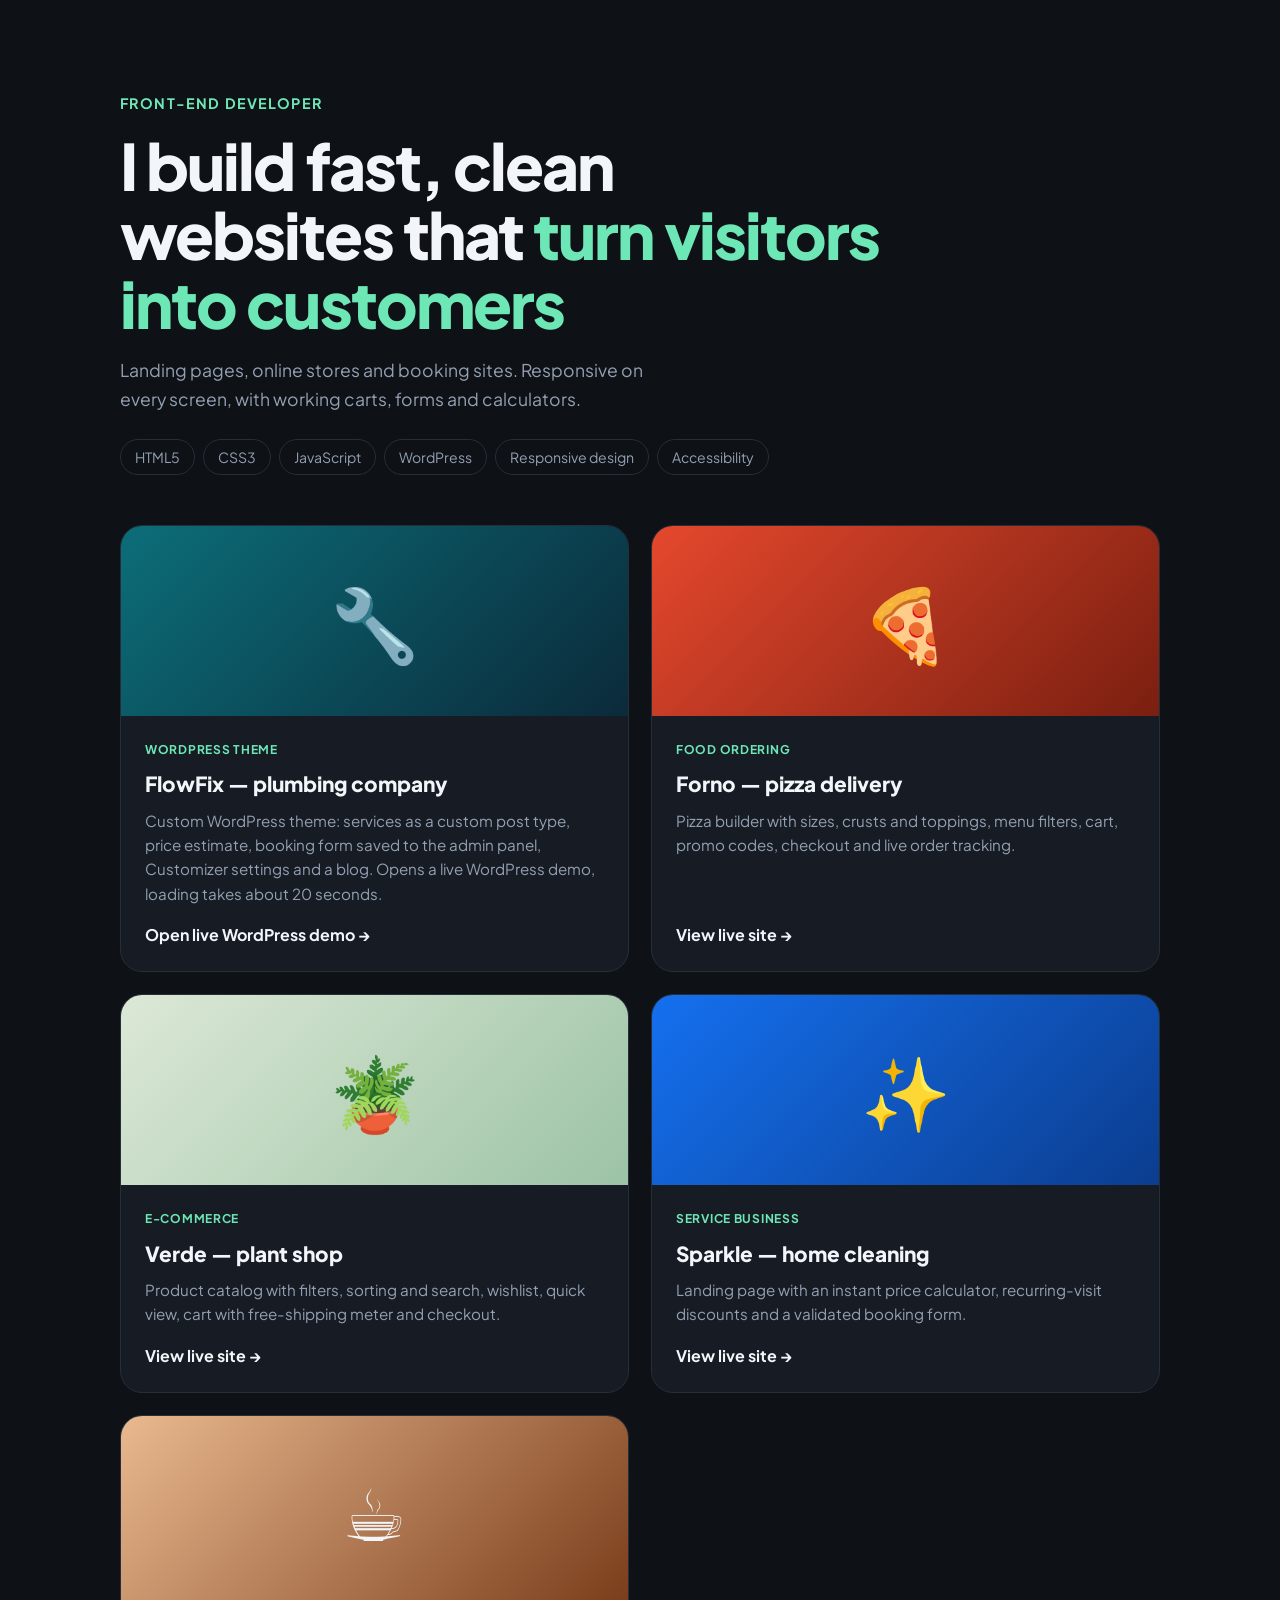
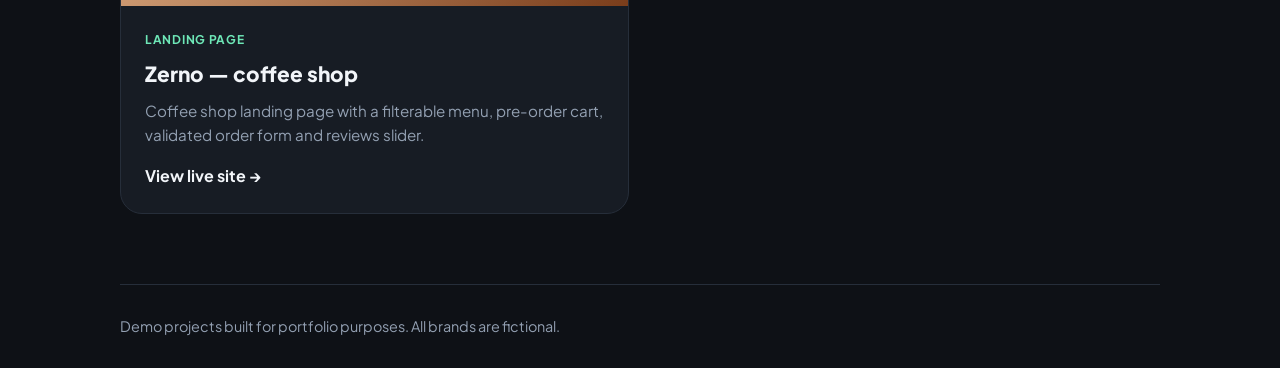
<file: index.html>
<!DOCTYPE html>
<html lang="en">
<head>
<meta charset="UTF-8">
<meta name="viewport" content="width=device-width, initial-scale=1">
<title>Web Developer Portfolio</title>
<meta name="description" content="Landing pages, online stores and booking sites built with HTML, CSS and JavaScript.">
<link rel="preconnect" href="https://fonts.googleapis.com">
<link href="https://fonts.googleapis.com/css2?family=Plus+Jakarta+Sans:wght@400;500;700;800&display=swap" rel="stylesheet">
<style>
:root{--bg:#0e1116;--card:#171c24;--ink:#f2f5f9;--muted:#93a0b2;--acc:#6ee7b7;--line:#262e3a}
*{box-sizing:border-box;margin:0;padding:0}
body{font-family:"Plus Jakarta Sans",system-ui,sans-serif;background:var(--bg);color:var(--ink);line-height:1.6}
a{color:inherit;text-decoration:none}
.wrap{max-width:1080px;margin:0 auto;padding:0 20px}
header{padding:90px 0 50px}
.tag{display:inline-block;color:var(--acc);font-weight:700;font-size:.9rem;letter-spacing:.08em;text-transform:uppercase;margin-bottom:16px}
h1{font-size:clamp(2.2rem,6vw,4rem);font-weight:800;letter-spacing:-.03em;line-height:1.08;max-width:760px;margin-bottom:18px}
h1 span{color:var(--acc)}
header p{color:var(--muted);font-size:1.1rem;max-width:560px}
.skills{display:flex;gap:8px;flex-wrap:wrap;margin-top:26px}
.skills span{border:1px solid var(--line);border-radius:999px;padding:6px 14px;font-size:.88rem;color:var(--muted)}
.grid{display:grid;grid-template-columns:repeat(2,1fr);gap:22px;padding-bottom:70px}
.card{background:var(--card);border:1px solid var(--line);border-radius:22px;overflow:hidden;display:flex;flex-direction:column;transition:.25s}
.card:hover{transform:translateY(-6px);border-color:var(--acc)}
.thumb{height:190px;display:grid;place-items:center;font-size:4.5rem}
.body{padding:24px;display:flex;flex-direction:column;gap:8px;flex:1}
.body small{color:var(--acc);font-weight:700;text-transform:uppercase;letter-spacing:.06em;font-size:.75rem}
h2{font-size:1.3rem;font-weight:800}
.body p{color:var(--muted);font-size:.95rem;flex:1}
.go{font-weight:700;margin-top:8px}
.card:hover .go{color:var(--acc)}
:focus-visible{outline:2px solid var(--acc);outline-offset:3px}
footer{border-top:1px solid var(--line);padding:30px 0;color:var(--muted);font-size:.9rem}
@media(max-width:720px){.grid{grid-template-columns:1fr}header{padding:60px 0 36px}}
@media(prefers-reduced-motion:reduce){.card{transition:none}}
</style>
</head>
<body>
<div class="wrap">
  <header>
    <span class="tag">Front-end developer</span>
    <h1>I build fast, clean websites that <span>turn visitors into customers</span></h1>
    <p>Landing pages, online stores and booking sites. Responsive on every screen, with working carts, forms and calculators.</p>
    <div class="skills"><span>HTML5</span><span>CSS3</span><span>JavaScript</span><span>WordPress</span><span>Responsive design</span><span>Accessibility</span></div>
  </header>
  <main class="grid">
    <a class="card" href="https://playground.wordpress.net/?blueprint-url=https://den4ik896.github.io/portfolio/wp/blueprint.json">
      <div class="thumb" style="background:linear-gradient(135deg,#0b6e79,#0b2a3a)">🔧</div>
      <div class="body"><small>WordPress theme</small><h2>FlowFix — plumbing company</h2><p>Custom WordPress theme: services as a custom post type, price estimate, booking form saved to the admin panel, Customizer settings and a blog. Opens a live WordPress demo, loading takes about 20 seconds.</p><span class="go">Open live WordPress demo →</span></div>
    </a>
    <a class="card" href="site2-pizza/">
      <div class="thumb" style="background:linear-gradient(135deg,#e5482d,#7a1f10)">🍕</div>
      <div class="body"><small>Food ordering</small><h2>Forno — pizza delivery</h2><p>Pizza builder with sizes, crusts and toppings, menu filters, cart, promo codes, checkout and live order tracking.</p><span class="go">View live site →</span></div>
    </a>
    <a class="card" href="site3-shop/">
      <div class="thumb" style="background:linear-gradient(135deg,#dce8d6,#9cc3a5)">🪴</div>
      <div class="body"><small>E-commerce</small><h2>Verde — plant shop</h2><p>Product catalog with filters, sorting and search, wishlist, quick view, cart with free-shipping meter and checkout.</p><span class="go">View live site →</span></div>
    </a>
    <a class="card" href="site4-services/">
      <div class="thumb" style="background:linear-gradient(135deg,#1570ef,#0b3d8f)">✨</div>
      <div class="body"><small>Service business</small><h2>Sparkle — home cleaning</h2><p>Landing page with an instant price calculator, recurring-visit discounts and a validated booking form.</p><span class="go">View live site →</span></div>
    </a>
    <a class="card" href="site1-coffee/">
      <div class="thumb" style="background:linear-gradient(135deg,#e9b98f,#7a3d1b)">☕</div>
      <div class="body"><small>Landing page</small><h2>Zerno — coffee shop</h2><p>Coffee shop landing page with a filterable menu, pre-order cart, validated order form and reviews slider.</p><span class="go">View live site →</span></div>
    </a>
  </main>
  <footer>Demo projects built for portfolio purposes. All brands are fictional.</footer>
</div>
</body>
</html>
</file>
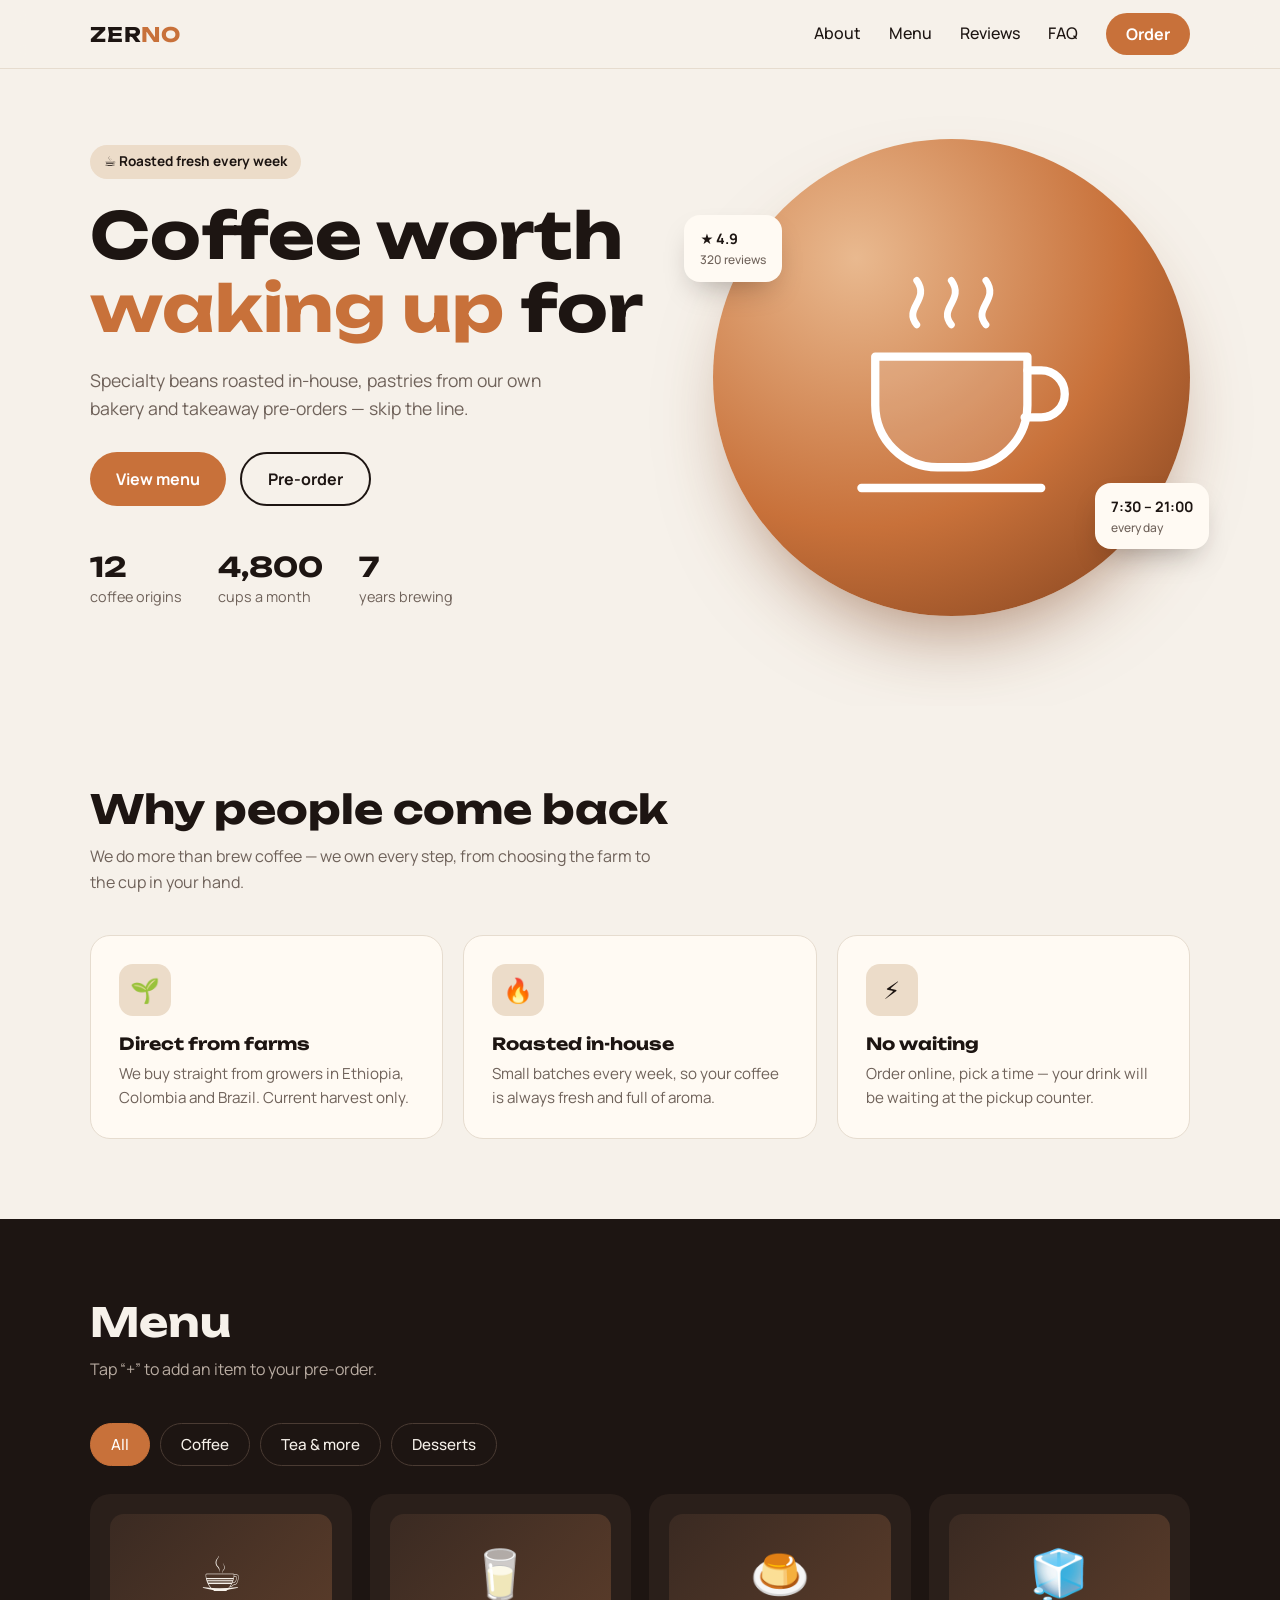
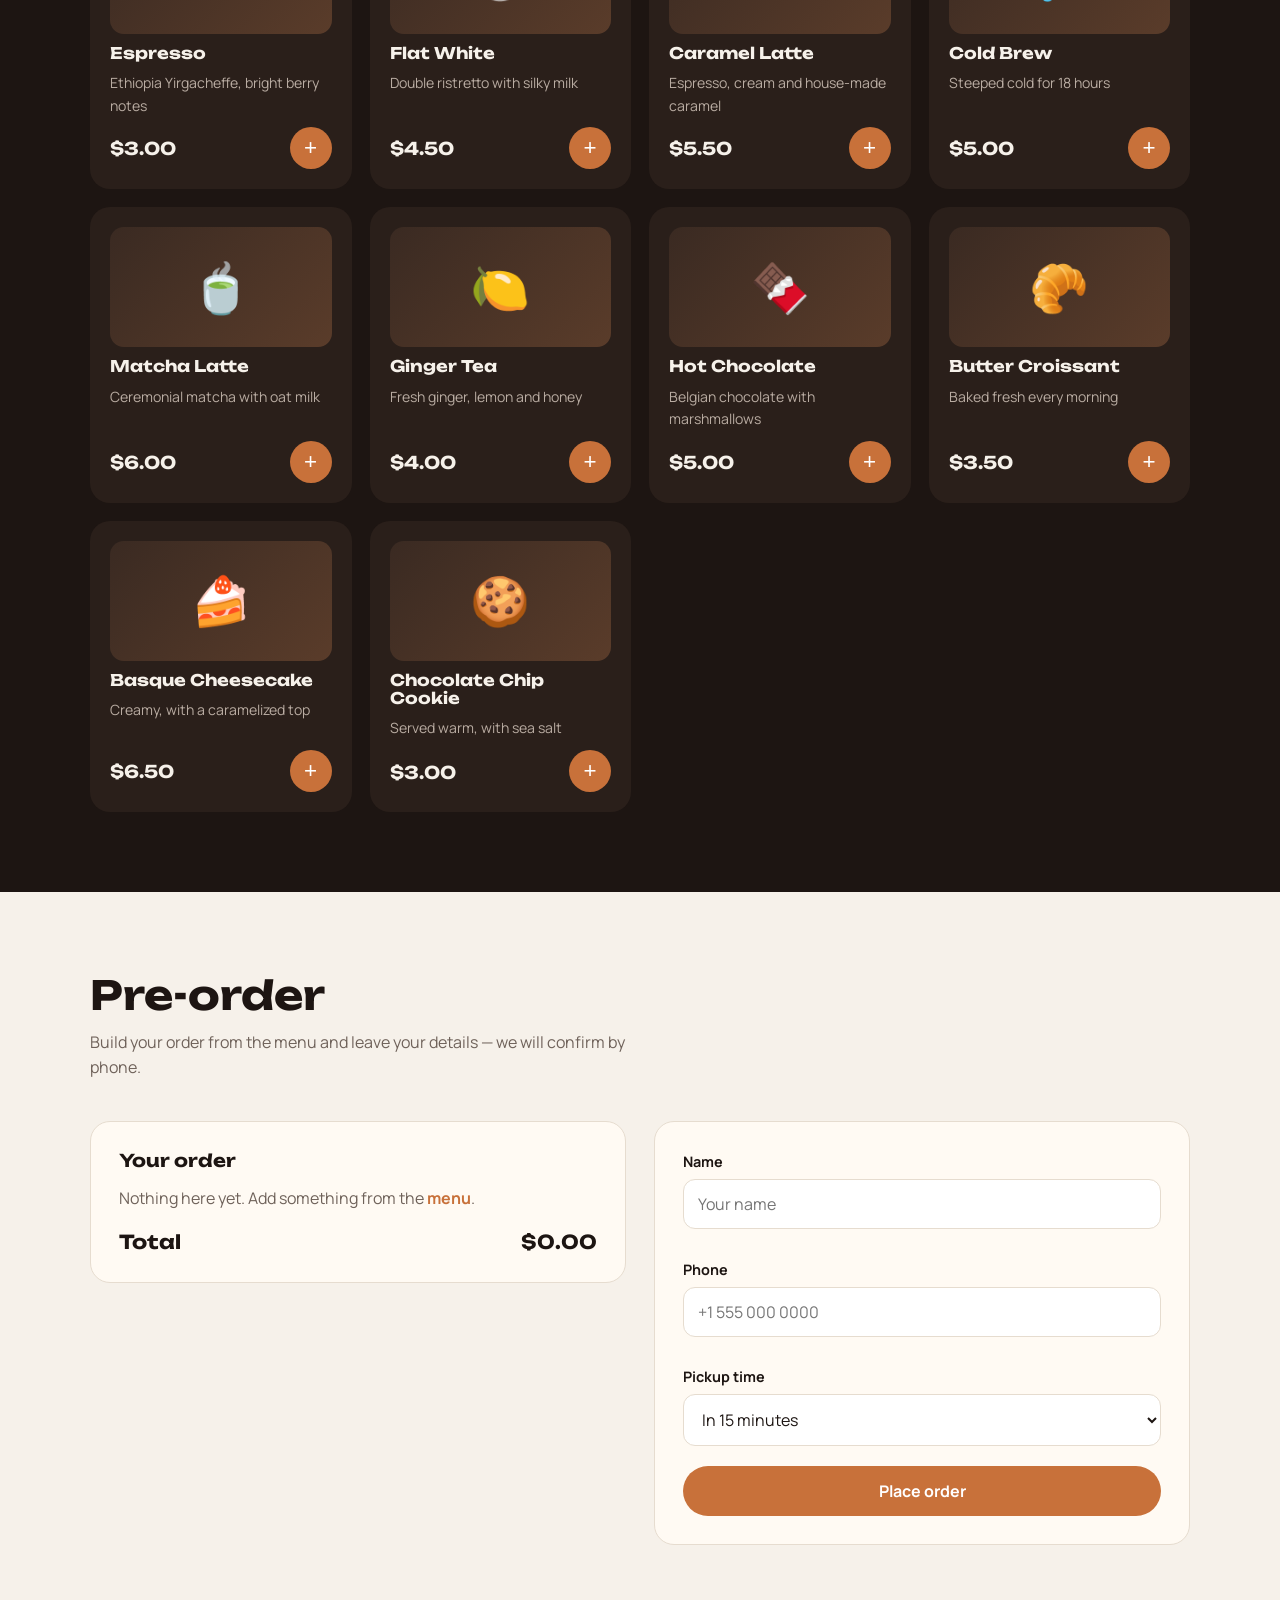
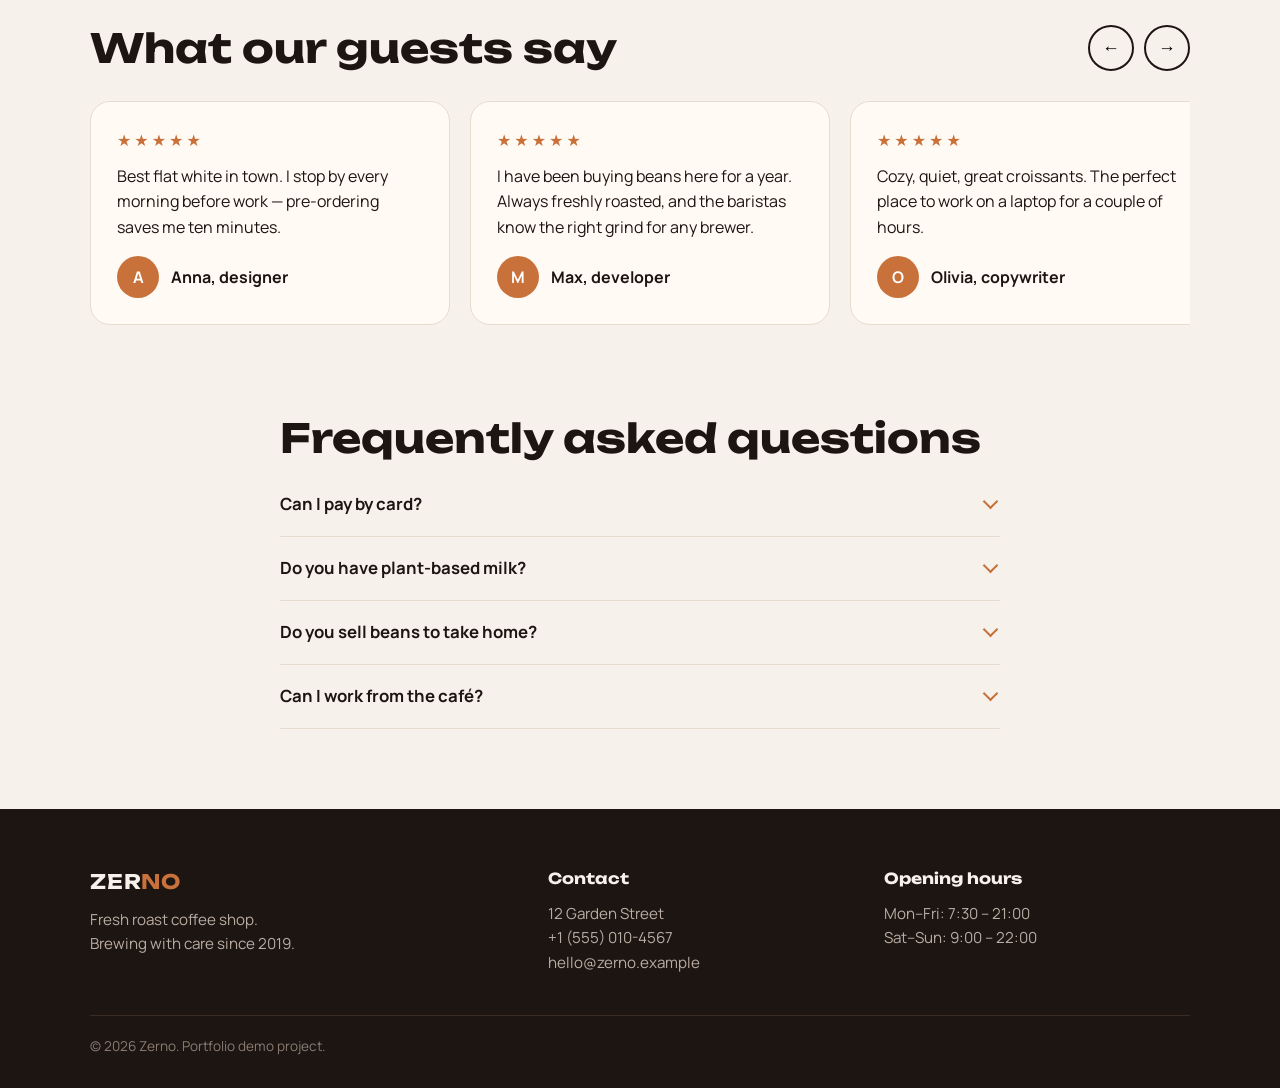
<file: site1-coffee/index.html>
<!DOCTYPE html>
<html lang="en">
<head>
<meta charset="UTF-8">
<meta name="viewport" content="width=device-width, initial-scale=1">
<title>Zerno — fresh roast coffee shop</title>
<meta name="description" content="Zerno coffee shop: specialty coffee roasted in-house, desserts and takeaway pre-orders.">
<link rel="preconnect" href="https://fonts.googleapis.com">
<link href="https://fonts.googleapis.com/css2?family=Manrope:wght@400;500;700&family=Unbounded:wght@500;700&display=swap" rel="stylesheet">
<style>
:root{--bg:#f6f1ea;--card:#fffaf3;--ink:#1d1512;--muted:#6f625a;--accent:#c8713a;--accent-d:#a85a2a;--line:#e6dccf;--r:20px}
*{box-sizing:border-box;margin:0;padding:0}
html{scroll-behavior:smooth;scroll-padding-top:80px}
body{font-family:Manrope,system-ui,sans-serif;background:var(--bg);color:var(--ink);line-height:1.6}
h1,h2,h3{font-family:Unbounded,sans-serif;line-height:1.15;font-weight:700}
h2{font-size:clamp(1.6rem,4vw,2.5rem);margin-bottom:12px}
a{color:inherit;text-decoration:none}
img,svg{display:block;max-width:100%}
.wrap{max-width:1140px;margin:0 auto;padding:0 20px}
section{padding:80px 0}
.lead{color:var(--muted);max-width:560px;margin-bottom:40px}
.btn{display:inline-flex;align-items:center;justify-content:center;gap:8px;padding:14px 26px;border-radius:999px;border:0;background:var(--accent);color:#fff;font:700 1rem Manrope,sans-serif;cursor:pointer;transition:.2s}
.btn:hover{background:var(--accent-d);transform:translateY(-2px)}
.btn.ghost{background:transparent;color:var(--ink);border:2px solid var(--ink)}
.btn.ghost:hover{background:var(--ink);color:var(--bg)}
:focus-visible{outline:3px solid var(--accent);outline-offset:3px}

/* header */
header{position:sticky;top:0;z-index:50;background:rgba(246,241,234,.85);backdrop-filter:blur(12px);border-bottom:1px solid var(--line)}
.nav{display:flex;align-items:center;justify-content:space-between;height:68px}
.logo{font:700 1.25rem Unbounded,sans-serif;letter-spacing:.04em}
.logo span{color:var(--accent)}
.menu{display:flex;gap:28px;align-items:center;list-style:none;font-weight:500}
.menu a:not(.btn):hover{color:var(--accent)}
.menu .btn{padding:10px 20px}
.burger{display:none;width:44px;height:44px;border:0;background:none;cursor:pointer}
.burger i{display:block;width:24px;height:2px;background:var(--ink);margin:6px auto;transition:.25s}
.open .burger i:nth-child(1){transform:translateY(8px) rotate(45deg)}
.open .burger i:nth-child(2){opacity:0}
.open .burger i:nth-child(3){transform:translateY(-8px) rotate(-45deg)}

/* hero */
.hero{padding:70px 0 90px;overflow:hidden}
.hero .wrap{display:grid;grid-template-columns:1.1fr .9fr;gap:40px;align-items:center}
.tag{display:inline-block;padding:6px 14px;border-radius:999px;background:#ecdcc9;font-size:.85rem;font-weight:700;margin-bottom:20px}
h1{font-size:clamp(2.1rem,5.6vw,4rem);margin-bottom:20px}
h1 em{font-style:normal;color:var(--accent)}
.hero p{color:var(--muted);font-size:1.1rem;max-width:480px;margin-bottom:30px}
.cta{display:flex;gap:14px;flex-wrap:wrap}
.stats{display:flex;gap:36px;margin-top:44px;flex-wrap:wrap}
.stats b{display:block;font:700 1.7rem Unbounded,sans-serif}
.stats span{color:var(--muted);font-size:.9rem}
.art{position:relative;aspect-ratio:1;border-radius:50%;background:radial-gradient(circle at 30% 25%,#e9b98f,#c8713a 55%,#7a3d1b);display:grid;place-items:center;box-shadow:0 40px 80px -30px rgba(122,61,27,.6)}
.art svg{width:58%}
.steam path{stroke-dasharray:60;animation:steam 3s ease-in-out infinite}
.steam path:nth-child(2){animation-delay:.6s}.steam path:nth-child(3){animation-delay:1.2s}
@keyframes steam{0%{stroke-dashoffset:60;opacity:0}40%{opacity:.9}100%{stroke-dashoffset:-60;opacity:0}}
.badge{position:absolute;background:var(--card);border-radius:16px;padding:12px 16px;font-weight:700;font-size:.9rem;box-shadow:0 14px 30px -12px rgba(29,21,18,.35)}
.badge small{display:block;color:var(--muted);font-weight:500}
.b1{left:-6%;top:16%}.b2{right:-4%;bottom:14%}

/* features */
.grid3{display:grid;grid-template-columns:repeat(3,1fr);gap:20px}
.feat{background:var(--card);border:1px solid var(--line);border-radius:var(--r);padding:28px}
.feat .ic{width:52px;height:52px;border-radius:14px;background:#ecdcc9;display:grid;place-items:center;font-size:1.5rem;margin-bottom:18px}
.feat h3{font-size:1.05rem;margin-bottom:8px}
.feat p{color:var(--muted);font-size:.95rem}

/* menu */
.dark{background:var(--ink);color:var(--bg)}
.dark .lead{color:#b9aca2}
.tabs{display:flex;gap:10px;flex-wrap:wrap;margin-bottom:28px}
.tab{padding:10px 20px;border-radius:999px;border:1px solid #4a3b33;background:none;color:inherit;font:500 .95rem Manrope,sans-serif;cursor:pointer;transition:.2s}
.tab:hover{border-color:var(--accent)}
.tab.on{background:var(--accent);border-color:var(--accent);color:#fff}
.items{display:grid;grid-template-columns:repeat(auto-fill,minmax(250px,1fr));gap:18px}
.item{background:#2a1f1a;border-radius:var(--r);padding:20px;display:flex;flex-direction:column;gap:10px;animation:pop .35s ease both}
@keyframes pop{from{opacity:0;transform:translateY(12px)}}
.item .pic{height:120px;border-radius:14px;display:grid;place-items:center;font-size:3rem;background:linear-gradient(135deg,#3a2a22,#5a3c2a)}
.item h3{font-size:1rem}
.item p{color:#b9aca2;font-size:.88rem;flex:1}
.row{display:flex;justify-content:space-between;align-items:center}
.price{font:700 1.1rem Unbounded,sans-serif}
.add{width:42px;height:42px;border-radius:50%;border:0;background:var(--accent);color:#fff;font-size:1.4rem;cursor:pointer;transition:.2s}
.add:hover{background:var(--accent-d);transform:scale(1.08)}

/* order */
.order{display:grid;grid-template-columns:1fr 1fr;gap:28px;align-items:start}
.box{background:var(--card);border:1px solid var(--line);border-radius:var(--r);padding:28px}
.box h3{font-size:1.1rem;margin-bottom:16px}
.cart-line{display:flex;justify-content:space-between;align-items:center;gap:10px;padding:10px 0;border-bottom:1px dashed var(--line)}
.qty{display:flex;align-items:center;gap:8px}
.qty button{width:28px;height:28px;border-radius:50%;border:1px solid var(--line);background:#fff;cursor:pointer;font-size:1rem}
.total{display:flex;justify-content:space-between;font:700 1.2rem Unbounded,sans-serif;margin-top:18px}
.empty{color:var(--muted)}
label{display:block;font-weight:700;font-size:.9rem;margin-bottom:14px}
input,select{width:100%;margin-top:6px;padding:13px 14px;border-radius:12px;border:1px solid var(--line);background:#fff;font:1rem Manrope,sans-serif;color:var(--ink)}
input.bad{border-color:#c0392b}
.err{color:#c0392b;font-size:.82rem;font-weight:500;min-height:1.1em;display:block}
form .btn{width:100%;margin-top:6px}
.ok{display:none;text-align:center;padding:30px 10px}
.ok.show{display:block}
.ok b{font:700 1.3rem Unbounded,sans-serif;display:block;margin:10px 0}

/* reviews */
.revs{display:flex;gap:20px;overflow-x:auto;scroll-snap-type:x mandatory;padding-bottom:10px;scrollbar-width:none}
.revs::-webkit-scrollbar{display:none}
.rev{flex:0 0 min(360px,85%);scroll-snap-align:start;background:var(--card);border:1px solid var(--line);border-radius:var(--r);padding:26px}
.stars{color:var(--accent);letter-spacing:3px;margin-bottom:10px}
.rev p{margin-bottom:16px}
.who{display:flex;align-items:center;gap:12px;font-weight:700}
.ava{width:42px;height:42px;border-radius:50%;background:var(--accent);color:#fff;display:grid;place-items:center}
.head{display:flex;justify-content:space-between;align-items:end;gap:20px;margin-bottom:30px}
.arrows{display:flex;gap:10px}
.arrows button{width:46px;height:46px;border-radius:50%;border:2px solid var(--ink);background:none;font-size:1.1rem;cursor:pointer;transition:.2s}
.arrows button:hover{background:var(--ink);color:var(--bg)}

/* faq */
.faq{max-width:760px}
details{border-bottom:1px solid var(--line);padding:18px 0}
summary{font-weight:700;font-size:1.05rem;cursor:pointer;list-style:none;display:flex;justify-content:space-between;gap:16px}
summary::-webkit-details-marker{display:none}
summary::after{content:"";flex:none;width:9px;height:9px;margin:5px 4px 0 0;border-right:2.5px solid var(--accent);border-bottom:2.5px solid var(--accent);transform:rotate(45deg);transition:.2s}
details[open] summary::after{transform:rotate(-135deg);margin-top:10px}
details p{color:var(--muted);margin-top:10px}

/* footer */
footer{background:var(--ink);color:var(--bg);padding:60px 0 30px}
.fgrid{display:grid;grid-template-columns:1.4fr 1fr 1fr;gap:30px;margin-bottom:40px}
footer h4{font:700 .95rem Unbounded,sans-serif;margin-bottom:14px}
footer p,footer li{color:#b9aca2;font-size:.95rem;list-style:none}
footer a:hover{color:var(--accent)}
.copy{border-top:1px solid #3a2d26;padding-top:20px;color:#8a7c72;font-size:.85rem}

.fab{position:fixed;right:20px;bottom:20px;z-index:40;box-shadow:0 14px 30px -10px rgba(200,113,58,.8);display:none}
.fab.show{display:inline-flex}
.reveal{opacity:0;transform:translateY(24px);transition:.6s ease}
.reveal.in{opacity:1;transform:none}

@media(max-width:860px){
  section{padding:60px 0}
  .hero .wrap,.order,.fgrid{grid-template-columns:1fr}
  .art{max-width:340px;margin:0 auto}
  .grid3{grid-template-columns:1fr}
  .burger{display:block}
  .menu{position:absolute;left:0;right:0;top:68px;flex-direction:column;background:var(--bg);padding:24px;border-bottom:1px solid var(--line);display:none}
  .open .menu{display:flex}
  .head{flex-direction:column;align-items:start}
}
@media(prefers-reduced-motion:reduce){*{animation:none!important;transition:none!important}.reveal{opacity:1;transform:none}}
</style>
</head>
<body>

<header id="top">
  <div class="wrap nav">
    <a href="#top" class="logo">ZER<span>NO</span></a>
    <button class="burger" aria-label="Menu" aria-expanded="false"><i></i><i></i><i></i></button>
    <ul class="menu">
      <li><a href="#about">About</a></li>
      <li><a href="#menu">Menu</a></li>
      <li><a href="#reviews">Reviews</a></li>
      <li><a href="#faq">FAQ</a></li>
      <li><a href="#order" class="btn">Order</a></li>
    </ul>
  </div>
</header>

<main>
<section class="hero">
  <div class="wrap">
    <div>
      <span class="tag">☕ Roasted fresh every week</span>
      <h1>Coffee worth <em>waking up</em> for</h1>
      <p>Specialty beans roasted in-house, pastries from our own bakery and takeaway pre-orders — skip the line.</p>
      <div class="cta">
        <a href="#menu" class="btn">View menu</a>
        <a href="#order" class="btn ghost">Pre-order</a>
      </div>
      <div class="stats">
        <div><b data-count="12">0</b><span>coffee origins</span></div>
        <div><b data-count="4800">0</b><span>cups a month</span></div>
        <div><b data-count="7">0</b><span>years brewing</span></div>
      </div>
    </div>
    <div class="art">
      <svg viewBox="0 0 200 200" fill="none" stroke="#fff" stroke-width="6" stroke-linecap="round" stroke-linejoin="round" aria-hidden="true">
        <g class="steam" stroke-width="5"><path d="M75 62c-10-12 10-18 0-32"/><path d="M100 62c-10-12 10-18 0-32"/><path d="M125 62c-10-12 10-18 0-32"/></g>
        <path d="M45 85h110v35a45 45 0 0 1-45 45H90a45 45 0 0 1-45-45z" fill="rgba(255,255,255,.12)"/>
        <path d="M155 95h10a17 17 0 0 1 0 34h-12"/>
        <path d="M35 180h130"/>
      </svg>
      <div class="badge b1">★ 4.9<small>320 reviews</small></div>
      <div class="badge b2">7:30 – 21:00<small>every day</small></div>
    </div>
  </div>
</section>

<section id="about">
  <div class="wrap">
    <h2 class="reveal">Why people come back</h2>
    <p class="lead reveal">We do more than brew coffee — we own every step, from choosing the farm to the cup in your hand.</p>
    <div class="grid3">
      <div class="feat reveal"><div class="ic">🌱</div><h3>Direct from farms</h3><p>We buy straight from growers in Ethiopia, Colombia and Brazil. Current harvest only.</p></div>
      <div class="feat reveal"><div class="ic">🔥</div><h3>Roasted in-house</h3><p>Small batches every week, so your coffee is always fresh and full of aroma.</p></div>
      <div class="feat reveal"><div class="ic">⚡</div><h3>No waiting</h3><p>Order online, pick a time — your drink will be waiting at the pickup counter.</p></div>
    </div>
  </div>
</section>

<section id="menu" class="dark">
  <div class="wrap">
    <h2>Menu</h2>
    <p class="lead">Tap “+” to add an item to your pre-order.</p>
    <div class="tabs" role="tablist">
      <button class="tab on" data-cat="all">All</button>
      <button class="tab" data-cat="coffee">Coffee</button>
      <button class="tab" data-cat="tea">Tea &amp; more</button>
      <button class="tab" data-cat="sweet">Desserts</button>
    </div>
    <div class="items" id="items"></div>
  </div>
</section>

<section id="order">
  <div class="wrap">
    <h2 class="reveal">Pre-order</h2>
    <p class="lead reveal">Build your order from the menu and leave your details — we will confirm by phone.</p>
    <div class="order">
      <div class="box reveal">
        <h3>Your order</h3>
        <div id="cart"></div>
        <div class="total"><span>Total</span><span id="total">$0.00</span></div>
      </div>
      <div class="box reveal">
        <form id="form" novalidate>
          <label>Name<input name="name" autocomplete="name" placeholder="Your name"><span class="err"></span></label>
          <label>Phone<input name="phone" type="tel" autocomplete="tel" placeholder="+1 555 000 0000"><span class="err"></span></label>
          <label>Pickup time
            <select name="time"><option>In 15 minutes</option><option>In 30 minutes</option><option>In 1 hour</option></select>
          </label>
          <button class="btn" type="submit">Place order</button>
        </form>
        <div class="ok" id="ok" role="status"><div style="font-size:3rem">✅</div><b>Order received!</b><p id="okText"></p><button class="btn ghost" id="again" style="margin-top:18px">New order</button></div>
      </div>
    </div>
  </div>
</section>

<section id="reviews" style="padding-top:0">
  <div class="wrap">
    <div class="head">
      <h2 class="reveal" style="margin:0">What our guests say</h2>
      <div class="arrows"><button id="prev" aria-label="Previous">←</button><button id="next" aria-label="Next">→</button></div>
    </div>
    <div class="revs" id="revs">
      <div class="rev"><div class="stars">★★★★★</div><p>Best flat white in town. I stop by every morning before work — pre-ordering saves me ten minutes.</p><div class="who"><span class="ava">A</span>Anna, designer</div></div>
      <div class="rev"><div class="stars">★★★★★</div><p>I have been buying beans here for a year. Always freshly roasted, and the baristas know the right grind for any brewer.</p><div class="who"><span class="ava">M</span>Max, developer</div></div>
      <div class="rev"><div class="stars">★★★★★</div><p>Cozy, quiet, great croissants. The perfect place to work on a laptop for a couple of hours.</p><div class="who"><span class="ava">O</span>Olivia, copywriter</div></div>
      <div class="rev"><div class="stars">★★★★☆</div><p>Delicious filter coffee and cheesecake. It gets busy on weekends, but online ordering saves the day.</p><div class="who"><span class="ava">D</span>Daniel, student</div></div>
    </div>
  </div>
</section>

<section id="faq" style="padding-top:0">
  <div class="wrap faq">
    <h2 class="reveal">Frequently asked questions</h2>
    <details><summary>Can I pay by card?</summary><p>Yes, we accept cards, Apple Pay and Google Pay. You pay when you pick up your order.</p></details>
    <details><summary>Do you have plant-based milk?</summary><p>Oat, almond and coconut — at no extra charge for any drink.</p></details>
    <details><summary>Do you sell beans to take home?</summary><p>Yes, in 250 g and 1 kg bags. We grind them for your brew method for free.</p></details>
    <details><summary>Can I work from the café?</summary><p>Of course. We have fast Wi-Fi and a power outlet at every table.</p></details>
  </div>
</section>
</main>

<footer>
  <div class="wrap">
    <div class="fgrid">
      <div><div class="logo" style="margin-bottom:14px">ZER<span>NO</span></div><p>Fresh roast coffee shop.<br>Brewing with care since 2019.</p></div>
      <div><h4>Contact</h4><ul><li>12 Garden Street</li><li><a href="tel:+15550104567">+1 (555) 010-4567</a></li><li><a href="mailto:hello@zerno.example">hello@zerno.example</a></li></ul></div>
      <div><h4>Opening hours</h4><ul><li>Mon–Fri: 7:30 – 21:00</li><li>Sat–Sun: 9:00 – 22:00</li></ul></div>
    </div>
    <p class="copy">© <span id="year"></span> Zerno. Portfolio demo project.</p>
  </div>
</footer>

<a href="#order" class="btn fab" id="fab">🛒 <span id="fabCount">0</span></a>

<script>
const ITEMS=[
 {id:1,cat:'coffee',icon:'☕',name:'Espresso',desc:'Ethiopia Yirgacheffe, bright berry notes',price:3},
 {id:2,cat:'coffee',icon:'🥛',name:'Flat White',desc:'Double ristretto with silky milk',price:4.5},
 {id:3,cat:'coffee',icon:'🍮',name:'Caramel Latte',desc:'Espresso, cream and house-made caramel',price:5.5},
 {id:4,cat:'coffee',icon:'🧊',name:'Cold Brew',desc:'Steeped cold for 18 hours',price:5},
 {id:5,cat:'tea',icon:'🍵',name:'Matcha Latte',desc:'Ceremonial matcha with oat milk',price:6},
 {id:6,cat:'tea',icon:'🍋',name:'Ginger Tea',desc:'Fresh ginger, lemon and honey',price:4},
 {id:7,cat:'tea',icon:'🍫',name:'Hot Chocolate',desc:'Belgian chocolate with marshmallows',price:5},
 {id:8,cat:'sweet',icon:'🥐',name:'Butter Croissant',desc:'Baked fresh every morning',price:3.5},
 {id:9,cat:'sweet',icon:'🍰',name:'Basque Cheesecake',desc:'Creamy, with a caramelized top',price:6.5},
 {id:10,cat:'sweet',icon:'🍪',name:'Chocolate Chip Cookie',desc:'Served warm, with sea salt',price:3}
];
const fmt=n=>'$'+n.toFixed(2);
const $=s=>document.querySelector(s), $$=s=>document.querySelectorAll(s);
let cart={};
try{cart=JSON.parse(localStorage.getItem('zerno-cart'))||{}}catch(e){}
const save=()=>{try{localStorage.setItem('zerno-cart',JSON.stringify(cart))}catch(e){}};

function renderItems(cat){
  $('#items').innerHTML=ITEMS.filter(i=>cat==='all'||i.cat===cat).map(i=>`
    <article class="item"><div class="pic">${i.icon}</div><h3>${i.name}</h3><p>${i.desc}</p>
    <div class="row"><span class="price">${fmt(i.price)}</span><button class="add" data-id="${i.id}" aria-label="Add ${i.name}">+</button></div></article>`).join('');
}
function renderCart(){
  const ids=Object.keys(cart);let sum=0,count=0;
  $('#cart').innerHTML=ids.length?ids.map(id=>{
    const i=ITEMS.find(x=>x.id==id),q=cart[id];sum+=i.price*q;count+=q;
    return `<div class="cart-line"><span>${i.name}</span><span class="qty"><button data-ch="-1" data-id="${id}" aria-label="Less">−</button><b>${q}</b><button data-ch="1" data-id="${id}" aria-label="More">+</button><span style="min-width:60px;text-align:right">${fmt(i.price*q)}</span></span></div>`;
  }).join(''):'<p class="empty">Nothing here yet. Add something from the <a href="#menu" style="color:var(--accent);font-weight:700">menu</a>.</p>';
  $('#total').textContent=fmt(sum);
  $('#fabCount').textContent=count;
  $('#fab').classList.toggle('show',count>0);
  save();
  return {sum,count};
}
function change(id,d){cart[id]=(cart[id]||0)+d;if(cart[id]<=0)delete cart[id];renderCart()}

$('#items').addEventListener('click',e=>{const b=e.target.closest('.add');if(b)change(b.dataset.id,1)});
$('#cart').addEventListener('click',e=>{const b=e.target.closest('[data-ch]');if(b)change(b.dataset.id,+b.dataset.ch)});
$$('.tab').forEach(t=>t.addEventListener('click',()=>{$$('.tab').forEach(x=>x.classList.remove('on'));t.classList.add('on');renderItems(t.dataset.cat)}));

// form
const form=$('#form');
function setErr(input,msg){input.classList.toggle('bad',!!msg);input.nextElementSibling.textContent=msg||''}
form.addEventListener('submit',e=>{
  e.preventDefault();
  const n=form.name,p=form.phone;let ok=true;
  if(n.value.trim().length<2){setErr(n,'Please enter your name');ok=false}else setErr(n);
  if(p.value.replace(/\D/g,'').length<10){setErr(p,'Please enter a full phone number');ok=false}else setErr(p);
  const {sum,count}=renderCart();
  if(!count){setErr(p,p.classList.contains('bad')?p.nextElementSibling.textContent:'Add at least one item from the menu');ok=false}
  if(!ok)return;
  $('#okText').textContent=`${n.value.trim()}, your ${fmt(sum)} order will be ready ${form.time.value.toLowerCase()}. We will call you to confirm.`;
  form.style.display='none';$('#ok').classList.add('show');
  cart={};renderCart();
});
$('#again').addEventListener('click',()=>{form.reset();form.style.display='';$('#ok').classList.remove('show')});

// nav, slider, misc
const header=$('header'),burger=$('.burger');
burger.addEventListener('click',()=>burger.setAttribute('aria-expanded',header.classList.toggle('open')));
$$('.menu a').forEach(a=>a.addEventListener('click',()=>header.classList.remove('open')));
$('#prev').onclick=()=>$('#revs').scrollBy({left:-380,behavior:'smooth'});
$('#next').onclick=()=>$('#revs').scrollBy({left:380,behavior:'smooth'});
$('#year').textContent=new Date().getFullYear();

const io=new IntersectionObserver(es=>es.forEach(e=>{
  if(!e.isIntersecting)return;
  e.target.classList.add('in');io.unobserve(e.target);
}),{threshold:.15});
$$('.reveal').forEach(el=>io.observe(el));

const cio=new IntersectionObserver(es=>es.forEach(e=>{
  if(!e.isIntersecting)return;cio.unobserve(e.target);
  const end=+e.target.dataset.count,t0=performance.now();
  (function tick(t){const k=Math.min((t-t0)/1200,1);e.target.textContent=Math.round(end*k).toLocaleString('en-US');if(k<1)requestAnimationFrame(tick)})(t0);
}));
$$('[data-count]').forEach(el=>cio.observe(el));

renderItems('all');renderCart();
</script>
</body>
</html>
</file>
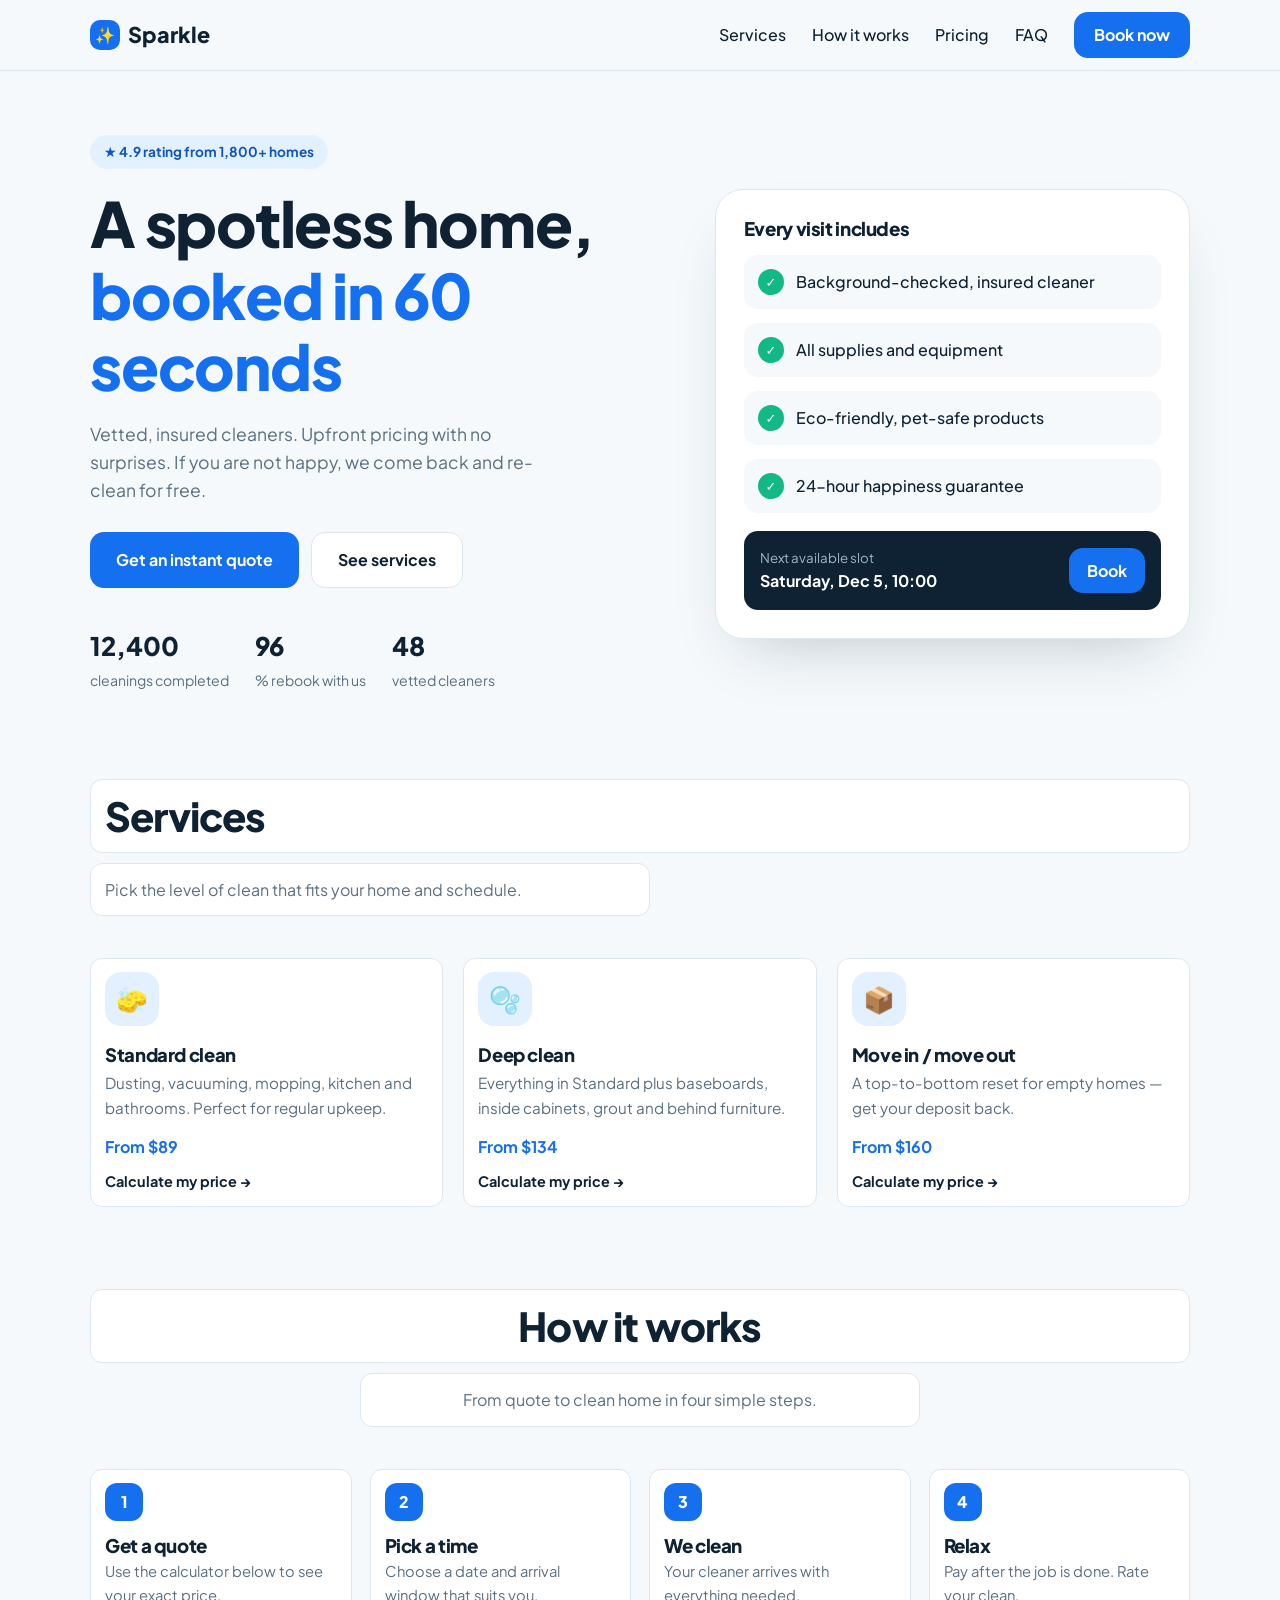
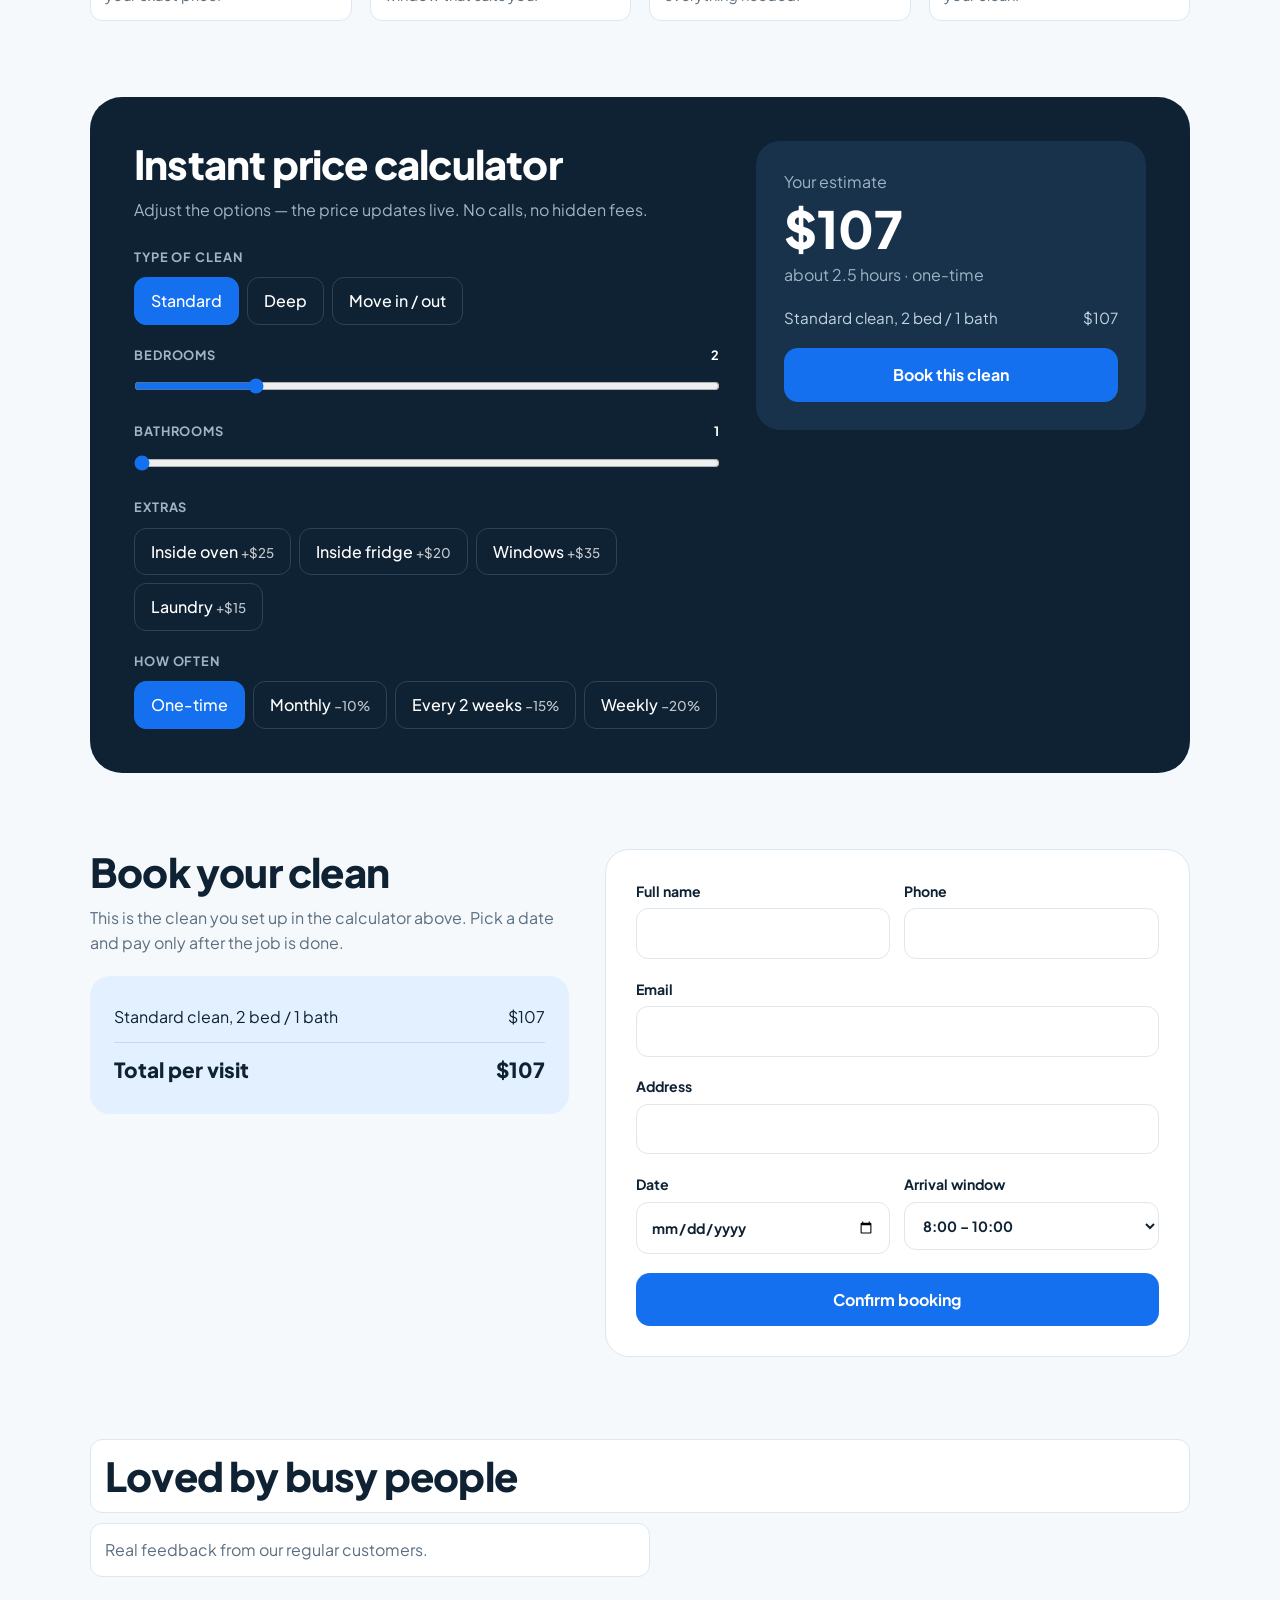
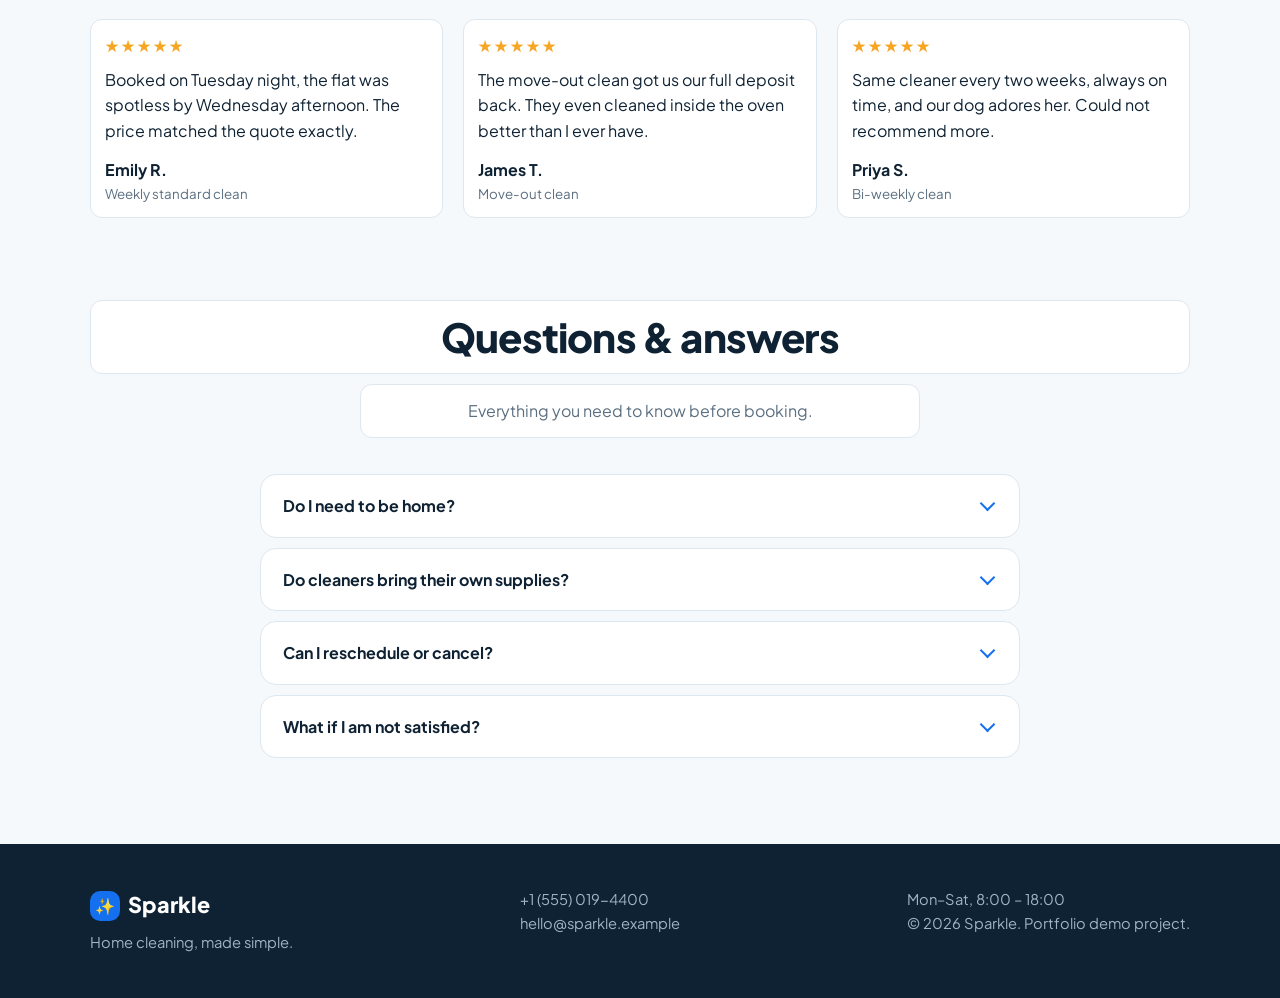
<file: site4-services/index.html>
<!DOCTYPE html>
<html lang="en">
<head>
<meta charset="UTF-8">
<meta name="viewport" content="width=device-width, initial-scale=1">
<title>Sparkle — home cleaning you can book in 60 seconds</title>
<meta name="description" content="Sparkle home cleaning: vetted cleaners, transparent pricing and instant online booking.">
<link rel="preconnect" href="https://fonts.googleapis.com">
<link href="https://fonts.googleapis.com/css2?family=Plus+Jakarta+Sans:wght@400;500;700;800&display=swap" rel="stylesheet">
<style>
:root{--bg:#f5f9fc;--card:#fff;--ink:#0f2233;--muted:#5b6f80;--blue:#1570ef;--blue-d:#0f56c0;--sky:#e3f0ff;--mint:#12b886;--line:#dde7ef;--r:20px}
*{box-sizing:border-box;margin:0;padding:0}
html{scroll-behavior:smooth;scroll-padding-top:84px}
body{font-family:"Plus Jakarta Sans",system-ui,sans-serif;background:var(--bg);color:var(--ink);line-height:1.6}
h1,h2,h3{line-height:1.15;font-weight:800;letter-spacing:-.02em}
h2{font-size:clamp(1.7rem,4vw,2.5rem);margin-bottom:10px}
a{color:inherit;text-decoration:none}
button,input,select{font:inherit;color:inherit}
.wrap{max-width:1140px;margin:0 auto;padding:0 20px}
section{padding:76px 0}
.sub{color:var(--muted);max-width:560px;margin-bottom:36px}
.center{text-align:center}.center .sub{margin-inline:auto}
.btn{display:inline-flex;align-items:center;justify-content:center;gap:8px;padding:14px 26px;border-radius:14px;border:0;background:var(--blue);color:#fff;font-weight:700;cursor:pointer;transition:.2s}
.btn:hover{background:var(--blue-d);transform:translateY(-2px);box-shadow:0 12px 24px -10px rgba(21,112,239,.6)}
.btn.white{background:#fff;color:var(--ink);border:1px solid var(--line)}
.btn.white:hover{box-shadow:none;border-color:var(--ink)}
.btn.full{width:100%}
:focus-visible{outline:3px solid #8ec0ff;outline-offset:2px}

header{position:sticky;top:0;z-index:30;background:rgba(245,249,252,.9);backdrop-filter:blur(12px);border-bottom:1px solid var(--line)}
.nav{display:flex;align-items:center;justify-content:space-between;height:70px}
.logo{font-weight:800;font-size:1.35rem;display:flex;align-items:center;gap:8px}
.logo i{width:30px;height:30px;border-radius:10px;background:var(--blue);display:grid;place-items:center;font-style:normal;font-size:1rem}
.menu{display:flex;gap:26px;align-items:center;list-style:none;font-weight:500}
.menu a:not(.btn):hover{color:var(--blue)}
.menu .btn{padding:10px 20px}
.burger{display:none;width:44px;height:44px;border:0;background:none;cursor:pointer;font-size:1.5rem}

.hero{padding:64px 0 80px}
.hero .wrap{display:grid;grid-template-columns:1.1fr .9fr;gap:44px;align-items:center}
.pill{display:inline-flex;align-items:center;gap:8px;background:var(--sky);color:var(--blue-d);font-weight:700;font-size:.85rem;padding:6px 14px;border-radius:999px;margin-bottom:18px}
h1{font-size:clamp(2.3rem,5.4vw,3.9rem);margin-bottom:18px}
h1 span{color:var(--blue)}
.hero p{font-size:1.1rem;color:var(--muted);max-width:470px;margin-bottom:28px}
.cta{display:flex;gap:12px;flex-wrap:wrap}
.trust{display:flex;gap:26px;margin-top:38px;flex-wrap:wrap}
.trust b{display:block;font-size:1.6rem;font-weight:800}
.trust span{font-size:.88rem;color:var(--muted)}
.panel{background:var(--card);border:1px solid var(--line);border-radius:28px;padding:28px;box-shadow:0 30px 60px -30px rgba(15,34,51,.25)}
.checks{list-style:none;display:grid;gap:14px}
.checks li{display:flex;gap:12px;align-items:center;padding:14px;border-radius:14px;background:var(--bg);font-weight:500}
.checks li i{width:26px;height:26px;border-radius:50%;background:var(--mint);color:#fff;display:grid;place-items:center;font-style:normal;font-size:.8rem;flex:none}
.next{margin-top:18px;padding:16px;border-radius:14px;background:var(--ink);color:#fff;display:flex;justify-content:space-between;align-items:center;gap:10px}
.next small{color:#9fb4c6;display:block}

.grid3{display:grid;grid-template-columns:repeat(3,1fr);gap:20px}
.svc{background:var(--card);border:1px solid var(--line);border-radius:var(--r);padding:28px;transition:.2s}
.svc:hover{transform:translateY(-4px);border-color:var(--blue)}
.svc .ic{width:54px;height:54px;border-radius:16px;background:var(--sky);display:grid;place-items:center;font-size:1.6rem;margin-bottom:18px}
.svc h3{font-size:1.15rem;margin-bottom:6px}
.svc p{color:var(--muted);font-size:.95rem;margin-bottom:14px}
.svc{display:block}
.svc b{color:var(--blue);display:block}
.more{font-weight:700;font-size:.9rem;margin-top:10px;display:inline-block}

.calc{background:var(--ink);color:#fff;border-radius:32px;padding:44px;display:grid;grid-template-columns:1.2fr .8fr;gap:36px}
.calc .sub{color:#9fb4c6;margin-bottom:24px}
.lbl{font-size:.8rem;font-weight:700;text-transform:uppercase;letter-spacing:.07em;color:#9fb4c6;margin:20px 0 10px;display:flex;justify-content:space-between}
.lbl b{color:#fff}
.opts{display:flex;gap:8px;flex-wrap:wrap}
.opt{padding:10px 16px;border-radius:12px;border:1px solid #2b4257;background:none;color:#fff;cursor:pointer;font-weight:500;transition:.15s}
.opt:hover{border-color:#5d7c97}
.opt.on{background:var(--blue);border-color:var(--blue)}
.opt small{opacity:.75}
input[type=range]{width:100%;accent-color:var(--blue)}
.quote{background:#17324a;border-radius:24px;padding:28px;align-self:start;position:sticky;top:90px}
.quote .big{font-size:3.2rem;font-weight:800;line-height:1;margin:8px 0}
.quote ul{list-style:none;margin:18px 0;display:grid;gap:8px;color:#c4d4e2;font-size:.95rem}
.quote li{display:flex;justify-content:space-between;gap:10px}
.quote .save{color:#63e6be}

.steps{display:grid;grid-template-columns:repeat(4,1fr);gap:18px;counter-reset:n}
.st{counter-increment:n;padding:24px;border-radius:var(--r);background:var(--card);border:1px solid var(--line)}
.st::before{content:counter(n);display:grid;place-items:center;width:38px;height:38px;border-radius:12px;background:var(--blue);color:#fff;font-weight:800;margin-bottom:14px}
.st p{color:var(--muted);font-size:.92rem;margin-top:4px}

.revs{display:grid;grid-template-columns:repeat(3,1fr);gap:20px}
.rev{background:var(--card);border:1px solid var(--line);border-radius:var(--r);padding:26px}
.rev .s{color:#f5a623;letter-spacing:2px;margin-bottom:8px}
.rev footer{margin-top:14px;font-weight:700}.rev footer small{display:block;color:var(--muted);font-weight:400}

.faq{max-width:760px;margin:0 auto}
details{background:var(--card);border:1px solid var(--line);border-radius:16px;padding:18px 22px;margin-bottom:10px}
summary{font-weight:700;cursor:pointer;list-style:none;display:flex;justify-content:space-between;gap:14px}
summary::-webkit-details-marker{display:none}
summary::after{content:"";flex:none;width:9px;height:9px;margin:5px 4px 0 0;border-right:2.5px solid var(--blue);border-bottom:2.5px solid var(--blue);transform:rotate(45deg);transition:.2s}
details[open] summary::after{transform:rotate(-135deg);margin-top:10px}
details p{color:var(--muted);margin-top:10px}

.book{display:grid;grid-template-columns:.9fr 1.1fr;gap:36px;align-items:start}
.sumcard{background:var(--sky);border-radius:var(--r);padding:24px;margin-top:20px}
.sumcard div{display:flex;justify-content:space-between;padding:4px 0}
.sumcard .t{font-weight:800;font-size:1.3rem;border-top:1px solid #bfd9f7;margin-top:8px;padding-top:10px}
form{background:var(--card);border:1px solid var(--line);border-radius:24px;padding:30px;display:grid;gap:4px}
.two{display:grid;grid-template-columns:1fr 1fr;gap:14px}
label{font-weight:700;font-size:.88rem;display:block}
.in{width:100%;margin-top:6px;padding:13px 14px;border-radius:12px;border:1px solid var(--line);background:#fff}
.in.bad{border-color:#e03131}
.err{color:#e03131;font-size:.8rem;font-weight:500;min-height:1.15em;display:block}
.ok{display:none;text-align:center;background:var(--card);border:1px solid var(--line);border-radius:24px;padding:50px 30px}
.ok .e{font-size:3.5rem}
.done form{display:none}.done .ok{display:block}

footer.site{background:var(--ink);color:#9fb4c6;padding:44px 0;font-size:.92rem}
.foot{display:flex;justify-content:space-between;gap:24px;flex-wrap:wrap}
.foot .logo{color:#fff;margin-bottom:8px}
.reveal{opacity:0;transform:translateY(22px);transition:.6s ease}.reveal.in{opacity:1;transform:none}

@media(max-width:900px){
  section{padding:56px 0}
  .hero .wrap,.calc,.book,.grid3,.revs{grid-template-columns:1fr}
  .steps{grid-template-columns:1fr 1fr}
  .calc{padding:26px}.quote{position:static}
  .burger{display:block}
  .menu{display:none;position:absolute;left:0;right:0;top:70px;background:var(--bg);flex-direction:column;padding:22px;border-bottom:1px solid var(--line)}
  .open .menu{display:flex}
}
@media(max-width:520px){.two,.steps{grid-template-columns:1fr}}
@media(prefers-reduced-motion:reduce){*{animation:none!important;transition:none!important}.reveal{opacity:1;transform:none}}
</style>
</head>
<body>
<header>
  <div class="wrap nav">
    <a href="#" class="logo"><i>✨</i>Sparkle</a>
    <button class="burger" aria-label="Menu" aria-expanded="false">☰</button>
    <ul class="menu">
      <li><a href="#services">Services</a></li>
      <li><a href="#process">How it works</a></li>
      <li><a href="#pricing">Pricing</a></li>
      <li><a href="#faq">FAQ</a></li>
      <li><a href="#book" class="btn">Book now</a></li>
    </ul>
  </div>
</header>

<main>
<section class="hero">
  <div class="wrap">
    <div>
      <span class="pill">★ 4.9 rating from 1,800+ homes</span>
      <h1>A spotless home, <span>booked in 60 seconds</span></h1>
      <p>Vetted, insured cleaners. Upfront pricing with no surprises. If you are not happy, we come back and re-clean for free.</p>
      <div class="cta"><a href="#pricing" class="btn">Get an instant quote</a><a href="#services" class="btn white">See services</a></div>
      <div class="trust">
        <div><b data-count="12400">0</b><span>cleanings completed</span></div>
        <div><b data-count="96">0</b><span>% rebook with us</span></div>
        <div><b data-count="48">0</b><span>vetted cleaners</span></div>
      </div>
    </div>
    <div class="panel">
      <h3 style="margin-bottom:16px">Every visit includes</h3>
      <ul class="checks">
        <li><i>✓</i>Background-checked, insured cleaner</li>
        <li><i>✓</i>All supplies and equipment</li>
        <li><i>✓</i>Eco-friendly, pet-safe products</li>
        <li><i>✓</i>24-hour happiness guarantee</li>
      </ul>
      <div class="next"><div><small>Next available slot</small><b id="slot"></b></div><a href="#book" class="btn" style="padding:10px 18px">Book</a></div>
    </div>
  </div>
</section>

<section id="services" style="padding-top:0">
  <div class="wrap">
    <h2 class="reveal">Services</h2>
    <p class="sub reveal">Pick the level of clean that fits your home and schedule.</p>
    <div class="grid3">
      <a href="#pricing" class="svc reveal" data-type="0"><div class="ic">🧽</div><h3>Standard clean</h3><p>Dusting, vacuuming, mopping, kitchen and bathrooms. Perfect for regular upkeep.</p><b>From $89</b><span class="more">Calculate my price →</span></a>
      <a href="#pricing" class="svc reveal" data-type="1"><div class="ic">🫧</div><h3>Deep clean</h3><p>Everything in Standard plus baseboards, inside cabinets, grout and behind furniture.</p><b>From $134</b><span class="more">Calculate my price →</span></a>
      <a href="#pricing" class="svc reveal" data-type="2"><div class="ic">📦</div><h3>Move in / move out</h3><p>A top-to-bottom reset for empty homes — get your deposit back.</p><b>From $160</b><span class="more">Calculate my price →</span></a>
    </div>
  </div>
</section>

<section id="process" style="padding-top:0">
  <div class="wrap center">
    <h2 class="reveal">How it works</h2>
    <p class="sub reveal">From quote to clean home in four simple steps.</p>
    <div class="steps" style="text-align:left">
      <div class="st reveal"><h3>Get a quote</h3><p>Use the calculator below to see your exact price.</p></div>
      <div class="st reveal"><h3>Pick a time</h3><p>Choose a date and arrival window that suits you.</p></div>
      <div class="st reveal"><h3>We clean</h3><p>Your cleaner arrives with everything needed.</p></div>
      <div class="st reveal"><h3>Relax</h3><p>Pay after the job is done. Rate your clean.</p></div>
    </div>
  </div>
</section>

<section id="pricing" style="padding-top:0">
  <div class="wrap">
    <div class="calc">
      <div>
        <h2>Instant price calculator</h2>
        <p class="sub">Adjust the options — the price updates live. No calls, no hidden fees.</p>
        <div class="lbl">Type of clean</div><div class="opts" id="cType"></div>
        <div class="lbl">Bedrooms <b id="bedV"></b></div><input type="range" id="beds" min="1" max="6" value="2" aria-label="Bedrooms">
        <div class="lbl">Bathrooms <b id="bathV"></b></div><input type="range" id="baths" min="1" max="4" value="1" aria-label="Bathrooms">
        <div class="lbl">Extras</div><div class="opts" id="cExtra"></div>
        <div class="lbl">How often</div><div class="opts" id="cFreq"></div>
      </div>
      <aside class="quote" aria-live="polite">
        <span style="color:#9fb4c6">Your estimate</span>
        <div class="big" id="qPrice"></div>
        <span style="color:#9fb4c6" id="qTime"></span>
        <ul id="qList"></ul>
        <a href="#book" class="btn full">Book this clean</a>
      </aside>
    </div>
  </div>
</section>

<section id="book" style="padding-top:0">
  <div class="wrap book">
    <div>
      <h2>Book your clean</h2>
      <p class="sub" style="margin-bottom:0">This is the clean you set up in the calculator above. Pick a date and pay only after the job is done.</p>
      <div class="sumcard" id="summary"></div>
    </div>
    <div id="bookBox">
      <form id="form" novalidate>
        <div class="two">
          <label>Full name<input class="in" name="fname" autocomplete="name"><span class="err"></span></label>
          <label>Phone<input class="in" name="phone" type="tel" autocomplete="tel"><span class="err"></span></label>
        </div>
        <label>Email<input class="in" name="email" type="email" autocomplete="email"><span class="err"></span></label>
        <label>Address<input class="in" name="addr" autocomplete="street-address"><span class="err"></span></label>
        <div class="two">
          <label>Date<input class="in" name="date" type="date"><span class="err"></span></label>
          <label>Arrival window<select class="in" name="time"><option>8:00 – 10:00</option><option>10:00 – 12:00</option><option>12:00 – 14:00</option><option>14:00 – 16:00</option><option>16:00 – 18:00</option></select><span class="err"></span></label>
        </div>
        <button class="btn full" id="submit">Confirm booking</button>
      </form>
      <div class="ok" role="status"><div class="e">🎉</div><h2>You are booked!</h2><p id="okText" style="color:var(--muted);margin:10px 0 22px"></p><button class="btn white" id="again">Make another booking</button></div>
    </div>
  </div>
</section>

<section style="padding-top:0">
  <div class="wrap">
    <h2 class="reveal">Loved by busy people</h2>
    <p class="sub reveal">Real feedback from our regular customers.</p>
    <div class="revs">
      <blockquote class="rev reveal"><div class="s">★★★★★</div><p>Booked on Tuesday night, the flat was spotless by Wednesday afternoon. The price matched the quote exactly.</p><footer>Emily R.<small>Weekly standard clean</small></footer></blockquote>
      <blockquote class="rev reveal"><div class="s">★★★★★</div><p>The move-out clean got us our full deposit back. They even cleaned inside the oven better than I ever have.</p><footer>James T.<small>Move-out clean</small></footer></blockquote>
      <blockquote class="rev reveal"><div class="s">★★★★★</div><p>Same cleaner every two weeks, always on time, and our dog adores her. Could not recommend more.</p><footer>Priya S.<small>Bi-weekly clean</small></footer></blockquote>
    </div>
  </div>
</section>

<section id="faq" style="padding-top:0">
  <div class="wrap">
    <div class="center"><h2 class="reveal">Questions &amp; answers</h2><p class="sub reveal">Everything you need to know before booking.</p></div>
    <div class="faq">
      <details><summary>Do I need to be home?</summary><p>No. Many customers leave a key or door code. You get a message when the cleaner arrives and when the job is finished.</p></details>
      <details><summary>Do cleaners bring their own supplies?</summary><p>Yes — all products and equipment are included. If you prefer your own products, just tell us in the booking notes.</p></details>
      <details><summary>Can I reschedule or cancel?</summary><p>Free of charge up to 24 hours before your appointment.</p></details>
      <details><summary>What if I am not satisfied?</summary><p>Tell us within 24 hours and we will send a cleaner back to fix it at no cost.</p></details>
    </div>
  </div>
</section>
</main>

<footer class="site"><div class="wrap foot"><div><div class="logo"><i>✨</i>Sparkle</div>Home cleaning, made simple.</div><div>+1 (555) 019-4400<br>hello@sparkle.example</div><div>Mon–Sat, 8:00 – 18:00<br>© <span id="yr"></span> Sparkle. Portfolio demo project.</div></div></footer>

<script>
const $=s=>document.querySelector(s),$$=s=>[...document.querySelectorAll(s)];
const TYPES=[['Standard',1],['Deep',1.5],['Move in / out',1.8]];
const EXTRAS=[['Inside oven',25],['Inside fridge',20],['Windows',35],['Laundry',15]];
const FREQ=[['One-time',0],['Monthly',10],['Every 2 weeks',15],['Weekly',20]];
const c={type:0,beds:2,baths:1,extras:new Set(),freq:0};
let quote={};

function calc(){
  const base=(45+c.beds*22+c.baths*18)*TYPES[c.type][1];
  const ex=[...c.extras].reduce((s,i)=>s+EXTRAS[i][1],0);
  const save=Math.round((base+ex)*FREQ[c.freq][1]/100);
  const total=Math.round(base+ex-save);
  const hours=Math.max(2,Math.round(((1+c.beds*.6+c.baths*.5)*TYPES[c.type][1]+c.extras.size*.4)*2)/2);
  quote={base:Math.round(base),ex,save,total,hours};
  const b=(k,i,on,t)=>`<button type="button" class="opt ${on?'on':''}" data-k="${k}" data-i="${i}" aria-pressed="${on}">${t}</button>`;
  $('#cType').innerHTML=TYPES.map((t,i)=>b('type',i,i===c.type,t[0])).join('');
  $('#cExtra').innerHTML=EXTRAS.map((x,i)=>b('extra',i,c.extras.has(i),`${x[0]} <small>+$${x[1]}</small>`)).join('');
  $('#cFreq').innerHTML=FREQ.map((x,i)=>b('freq',i,i===c.freq,x[0]+(x[1]?` <small>−${x[1]}%</small>`:''))).join('');
  $('#bedV').textContent=c.beds;$('#bathV').textContent=c.baths;
  $('#qPrice').textContent='$'+total;
  $('#qTime').textContent=`about ${hours} hours · ${FREQ[c.freq][0].toLowerCase()}`;
  const rows=[[`${TYPES[c.type][0]} clean, ${c.beds} bed / ${c.baths} bath`,'$'+quote.base]];
  [...c.extras].sort().forEach(i=>rows.push([EXTRAS[i][0],'+$'+EXTRAS[i][1]]));
  if(save)rows.push([`${FREQ[c.freq][0]} discount`,'−$'+save,'save']);
  $('#qList').innerHTML=rows.map(r=>`<li class="${r[2]||''}"><span>${r[0]}</span><span>${r[1]}</span></li>`).join('');
  $('#summary').innerHTML=rows.map(r=>`<div><span>${r[0]}</span><span>${r[1]}</span></div>`).join('')+`<div class="t"><span>Total per visit</span><span>$${total}</span></div>`;
}
$('.calc').addEventListener('click',e=>{const o=e.target.closest('.opt');if(!o)return;const i=+o.dataset.i,k=o.dataset.k;
  if(k==='extra')c.extras.has(i)?c.extras.delete(i):c.extras.add(i);else c[k]=i;calc()});
$$('.svc').forEach(a=>a.addEventListener('click',()=>{c.type=+a.dataset.type;calc()}));
$('#beds').oninput=e=>{c.beds=+e.target.value;calc()};
$('#baths').oninput=e=>{c.baths=+e.target.value;calc()};

/* booking */
const form=$('#form'),F=form.elements;
const iso=d=>new Date(d.getTime()-d.getTimezoneOffset()*6e4).toISOString().slice(0,10);
const tomorrow=new Date(Date.now()+864e5);
F.date.min=iso(tomorrow);
$('#slot').textContent=tomorrow.toLocaleDateString('en-US',{weekday:'long',month:'short',day:'numeric'})+', 10:00';
const rules={
  fname:v=>v.length>1||'Please enter your name',
  phone:v=>v.replace(/\D/g,'').length>=7||'Please enter a valid phone number',
  email:v=>/^\S+@\S+\.\S+$/.test(v)||'Please enter a valid email',
  addr:v=>v.length>4||'Please enter your address',
  date:v=>!v?'Please choose a date':v<F.date.min?'Please choose a future date':new Date(v+'T12:00').getDay()===0?'We are closed on Sundays':true
};
function check(k){const r=rules[k](F[k].value.trim());F[k].classList.toggle('bad',r!==true);F[k].nextElementSibling.textContent=r===true?'':r;return r===true}
Object.keys(rules).forEach(k=>F[k].addEventListener('blur',()=>check(k)));
form.addEventListener('submit',e=>{e.preventDefault();
  const ok=Object.keys(rules).map(check).every(Boolean);
  if(!ok){form.querySelector('.bad').focus();return}
  const d=new Date(F.date.value+'T12:00').toLocaleDateString('en-US',{weekday:'long',month:'long',day:'numeric'});
  $('#okText').textContent=`${F.fname.value.trim()}, your ${TYPES[c.type][0].toLowerCase()} clean is set for ${d}, ${F.time.value}. Total: $${quote.total}. We sent the details to ${F.email.value.trim()}.`;
  $('#bookBox').classList.add('done');
});
$('#again').onclick=()=>{form.reset();$('#bookBox').classList.remove('done')};

/* nav + effects */
const header=$('header'),burger=$('.burger');
burger.onclick=()=>burger.setAttribute('aria-expanded',header.classList.toggle('open'));
$$('.menu a').forEach(a=>a.onclick=()=>header.classList.remove('open'));
const io=new IntersectionObserver(es=>es.forEach(e=>{if(e.isIntersecting){e.target.classList.add('in');io.unobserve(e.target)}}),{threshold:.12});
$$('.reveal').forEach(el=>io.observe(el));
const cio=new IntersectionObserver(es=>es.forEach(e=>{if(!e.isIntersecting)return;cio.unobserve(e.target);
  const end=+e.target.dataset.count,t0=performance.now();
  (function tick(t){const k=Math.min((t-t0)/1200,1);e.target.textContent=Math.round(end*k).toLocaleString('en-US');if(k<1)requestAnimationFrame(tick)})(t0)}));
$$('[data-count]').forEach(el=>cio.observe(el));
$('#yr').textContent=new Date().getFullYear();
calc();
</script>
</body>
</html>
</file>
